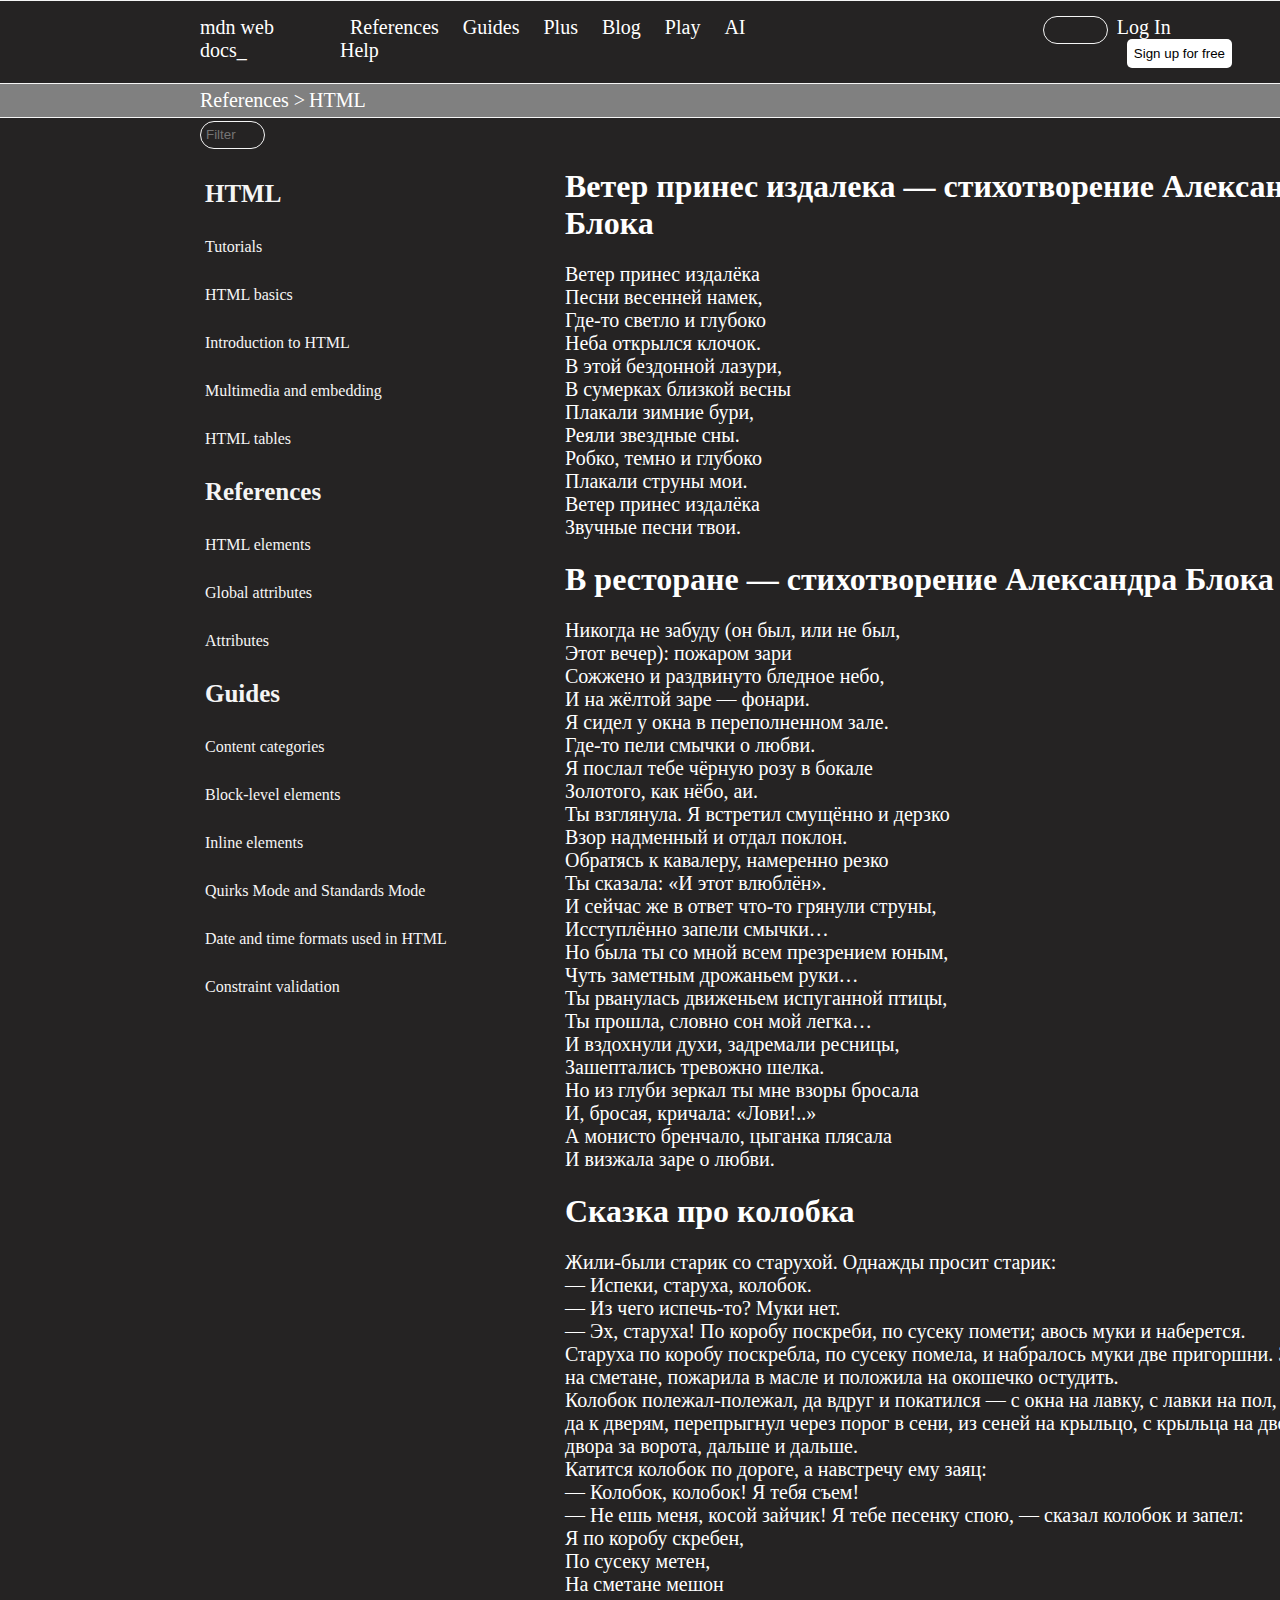
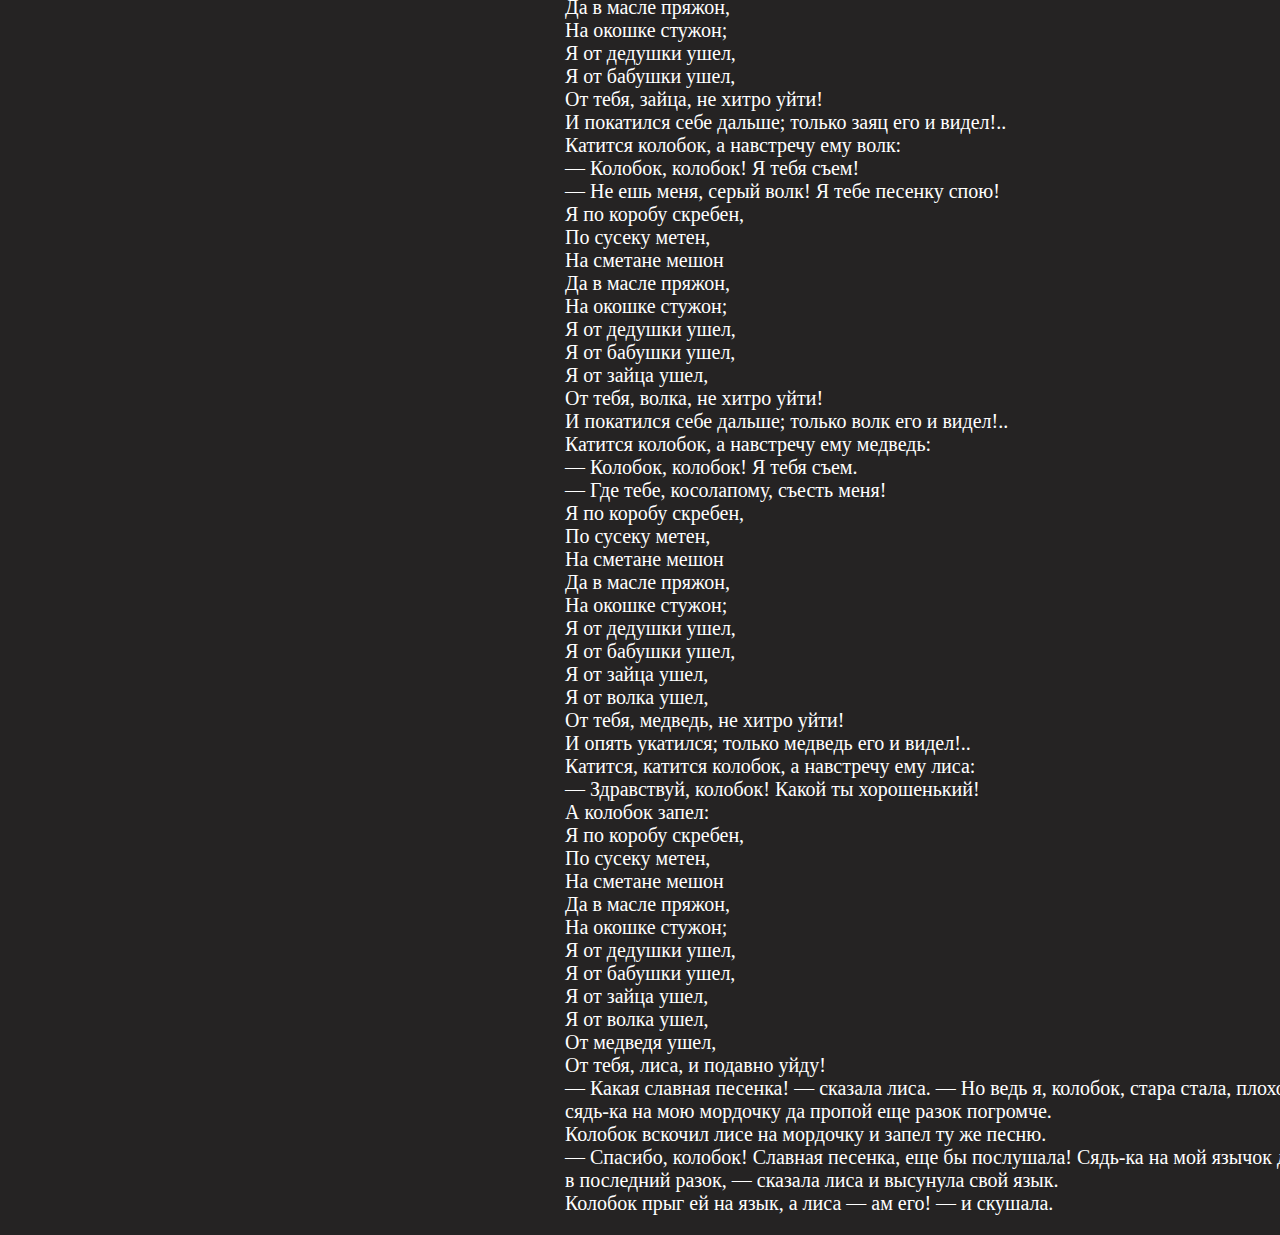
<file: index.html>
<!DOCTYPE html>
<html lang="en">
<head>
    <meta charset="UTF-8">
    <meta name="viewport" content="width=device-width, initial-scale=1.0">
    <link rel="stylesheet" href="style.css">
    <title>dz2-remastered</title>
</head>
<body>
<div class="page">
    <div class="page-navigation"> <!-- Это не совсем навигация, больше похоже на header-->
        <div class="page-navigation__body">
            <div class="page-navigation__logo"> <!-- Тут с точки зрения БЭМа всё правильно в принципе-->
                <a href="" class="link">mdn web docs_</a>
            </div>
            <div class="page-navigation__main">
                <a href="#" class="page-navigation__link link">References</a>
                <a href="#" class="page-navigation__link link">Guides</a>
                <a href="#" class="page-navigation__link link">Plus</a>
                <a href="#" class="page-navigation__link link">Blog</a>
                <a href="#" class="page-navigation__link link">Play</a>
                <a href="#" class="page-navigation__link link">AI Help</a>
            </div>
            <div class="page-navigation__search"> <!-- Тут в принципе можно обойтись без этого div'a и использовать только input-->
                <input type="search" class="search">
            </div>
            <div class="page-navigation__authorization">
                <a href="" class="link">Log In</a>
                <button class="page-navigation__authorization_button">Sign up for free</button>
            </div>
        </div>
    </div>
    <div class="page-breadcrumb"> <!-- Вот тут хорошо бэм использован. Вот только page-breadcrumb__body тут лишнее вроде как, можно огранчится только ul -->
        <div class="page-breadcrumb__body">
            <ul class="page-breadcrumb__list">
                <li class="link">References ></li>
                <li class="link">HTML</li>
            </ul>
        </div>
    </div>
    <div class="page-main-wrapper">  <!-- Можно не дублировать название родительского блока в дочернем. Достаточно просто main-wrapper, аналогично и в других местах-->
        <div class="page-main-wrapper__container">
            <div class="page-main-wrapper-sidebar">
                <div class="page-main-wrapper-sidebar__innernav">
                    <div class="page-main-wrapper-sidebar__filter">
                    <input type="search" placeholder="Filter" class="search">
                </div>
                <div class="page-main-wrapper-sidebar__main">
                    <ul>
                        <!-- У тебя сделан 1 большой список ссылок, но на деле же там 4 раздельных блока (это можно понять по тому, что они визуально разделены) -->
                        <li class="page-main-wrapper-sidebar__main_strong">HTML</li>
                        <li>Tutorials</li>
                        <li>HTML basics</li>
                        <li>Introduction to HTML</li>
                        <li>Multimedia and embedding</li>
                        <li>HTML tables</li>
                        <li class="page-main-wrapper-sidebar__main_strong">References</li>
                        <li>HTML elements</li>
                        <li>Global attributes</li>
                        <li>Attributes</li>
                        <li class="page-main-wrapper-sidebar__main_strong">Guides</li>
                        <li>Content categories</li>
                        <li>Block-level elements</li>
                        <li>Inline elements</li>
                        <li>Quirks Mode and Standards Mode</li>
                        <li>Date and time formats used in HTML</li>
                        <li>Constraint validation</li>
                        <li>Microdata</li>
                        <li>Microformats</li>
                        <li>Viewport meta tag</li>
                    </ul>
                </div>
                </div>
            </div>
            <div class="page-main-wrapper-content">
                <div class="page-main-wrapper-content__text">
                <H1>Ветер принес издалека — стихотворение Александра Блока</H1>
                <p>Ветер принес издалёка<br>
                    Песни весенней намек,<br>
                    Где-то светло и глубоко<br>
                    Неба открылся клочок.<br>
                    В этой бездонной лазури,<br>
                    В сумерках близкой весны<br>
                    Плакали зимние бури,<br>
                    Реяли звездные сны.<br>
                    Робко, темно и глубоко<br>
                    Плакали струны мои.<br>
                    Ветер принес издалёка<br>
                    Звучные песни твои.</p>
                <H1>В ресторане — стихотворение Александра Блока</H1>
                <p>Никогда не забуду (он был, или не был,<br>
                    Этот вечер): пожаром зари<br>
                    Сожжено и раздвинуто бледное небо,<br>
                    И на жёлтой заре — фонари.<br>
                     
                    Я сидел у окна в переполненном зале.<br>
                    Где-то пели смычки о любви.<br>
                    Я послал тебе чёрную розу в бокале<br>
                    Золотого, как нёбо, аи.<br>
                     
                    Ты взглянула. Я встретил смущённо и дерзко<br>
                    Взор надменный и отдал поклон.<br>
                    Обратясь к кавалеру, намеренно резко<br>
                    Ты сказала: «И этот влюблён».<br>
                     
                    И сейчас же в ответ что-то грянули струны,<br>
                    Исступлённо запели смычки…<br>
                    Но была ты со мной всем презрением юным,<br>
                    Чуть заметным дрожаньем руки…<br>
                     
                    Ты рванулась движеньем испуганной птицы,<br>
                    Ты прошла, словно сон мой легка…<br>
                    И вздохнули духи, задремали ресницы,<br>
                    Зашептались тревожно шелка.<br>
                     
                    Но из глуби зеркал ты мне взоры бросала<br>
                    И, бросая, кричала: «Лови!..»<br>
                    А монисто бренчало, цыганка плясала<br>
                    И визжала заре о любви.</p>
                <H1>Сказка про колобка</H1>
                <p>Жили-были старик со старухой. Однажды просит старик:<br>

                    — Испеки, старуха, колобок.<br>
                    
                    — Из чего испечь-то? Муки нет.<br>
                    
                    — Эх, старуха! По коробу поскреби, по сусеку помети; авось муки и наберется.<br>
                    
                    Старуха по коробу поскребла, по сусеку помела, и набралось муки две пригоршни. Замесила на сметане, пожарила в масле и положила на окошечко остудить.<br>
                    
                    Колобок полежал-полежал, да вдруг и покатился — с окна на лавку, с лавки на пол, по полу да к дверям, перепрыгнул через порог в сени, из сеней на крыльцо, с крыльца на двор, со двора за ворота, дальше и дальше.<br>
                    
                    Катится колобок по дороге, а навстречу ему заяц:<br>
                    
                    — Колобок, колобок! Я тебя съем!<br>
                    
                    — Не ешь меня, косой зайчик! Я тебе песенку спою, — сказал колобок и запел:<br>
                    
                    Я по коробу скребен,<br>
                    По сусеку метен,<br>
                    На сметане мешон<br>
                    Да в масле пряжон,<br>
                    На окошке стужон;<br>
                    Я от дедушки ушел,<br>
                    Я от бабушки ушел,<br>
                    От тебя, зайца, не хитро уйти!<br>
                    
                    И покатился себе дальше; только заяц его и видел!..<br>
                    
                    Катится колобок, а навстречу ему волк:<br>
                    
                    — Колобок, колобок! Я тебя съем!<br>
                    
                    — Не ешь меня, серый волк! Я тебе песенку спою!<br>
                    
                    Я по коробу скребен,<br>
                    По сусеку метен,<br>
                    На сметане мешон<br>
                    Да в масле пряжон,<br>
                    На окошке стужон;<br>
                    Я от дедушки ушел,<br>
                    Я от бабушки ушел,<br>
                    Я от зайца ушел,<br>
                    От тебя, волка, не хитро уйти!<br>
                    
                    И покатился себе дальше; только волк его и видел!..<br>
                    
                    Катится колобок, а навстречу ему медведь:<br>
                    
                    — Колобок, колобок! Я тебя съем.<br>
                    
                    — Где тебе, косолапому, съесть меня!<br>
                    
                    Я по коробу скребен,<br>
                    По сусеку метен,<br>
                    На сметане мешон<br>
                    Да в масле пряжон,<br>
                    На окошке стужон;<br>
                    Я от дедушки ушел,<br>
                    Я от бабушки ушел,<br>
                    Я от зайца ушел,<br>
                    Я от волка ушел,<br>
                    От тебя, медведь, не хитро уйти!<br>
                    
                    И опять укатился; только медведь его и видел!..<br>
                    
                    Катится, катится колобок, а навстречу ему лиса:<br>
                    
                    — Здравствуй, колобок! Какой ты хорошенький!<br>
                    
                    А колобок запел:<br>
                    
                    Я по коробу скребен,<br>
                    По сусеку метен,<br>
                    На сметане мешон<br>
                    Да в масле пряжон,<br>
                    На окошке стужон;<br>
                    Я от дедушки ушел,<br>
                    Я от бабушки ушел,<br>
                    Я от зайца ушел,<br>
                    Я от волка ушел,<br>
                    От медведя ушел,<br>
                    От тебя, лиса, и подавно уйду!<br>
                    
                    — Какая славная песенка! — сказала лиса. — Но ведь я, колобок, стара стала, плохо слышу; сядь-ка на мою мордочку да пропой еще разок погромче.<br>
                    
                    Колобок вскочил лисе на мордочку и запел ту же песню.<br>
                    
                    — Спасибо, колобок! Славная песенка, еще бы послушала! Сядь-ка на мой язычок да пропой в последний разок, — сказала лиса и высунула свой язык.<br>
                    
                    Колобок прыг ей на язык, а лиса — ам его! — и скушала.</p>
                </div>
            </div>
            <div class="page-main-wrapper-document-toc-container">
                <div class="page-main-wrapper-document-toc-container__link">
                    <h1 class="page-main-wrapper-document-toc-container__link_header">In this article</h1>
                    <ul>
                        <li>Key resources</li>
                        <li>Beginner's tutorials</li>
                        <li>Advanced topics</li>
                        <li>Reference</li>
                        <li>Related topics</li>
                    </ul>
                </div>
            </div>
        </div>
    </div>
    <!-- Забыл футер-->
</div>


</body>
</html>
</file>
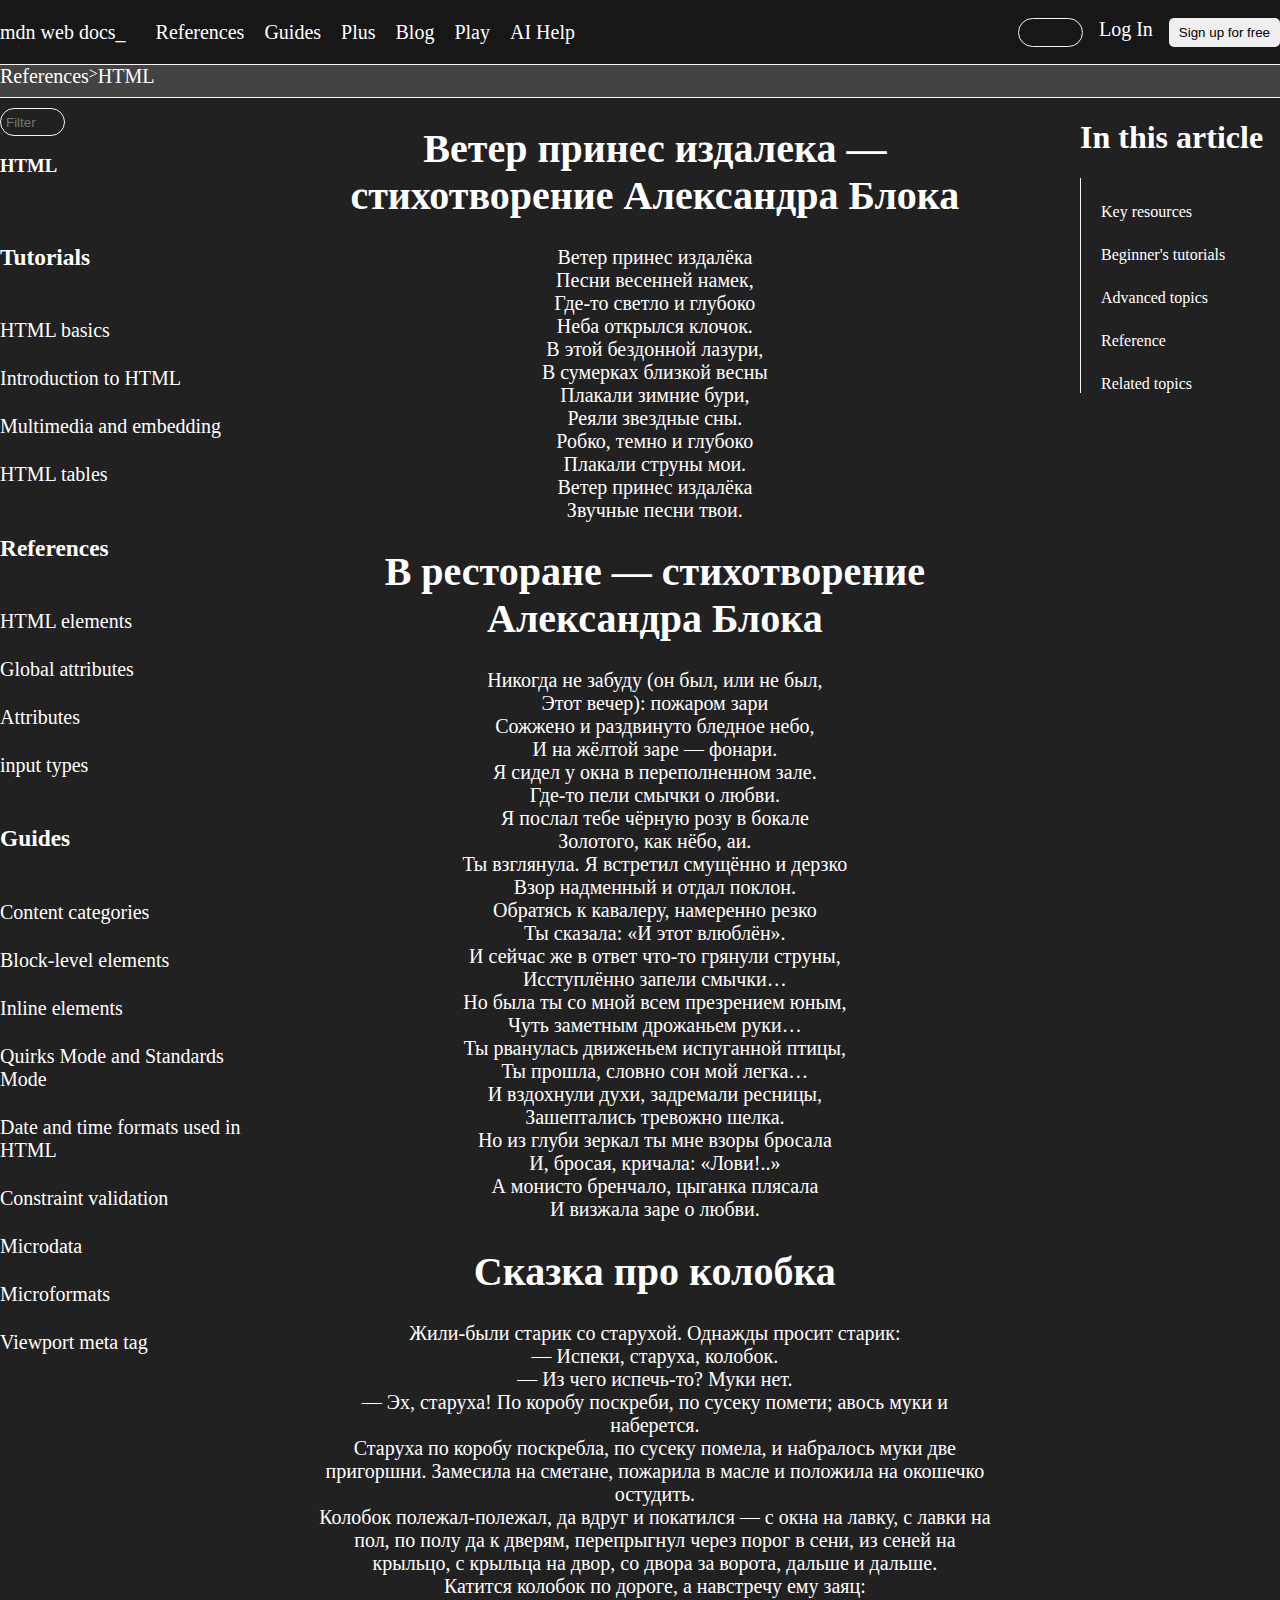
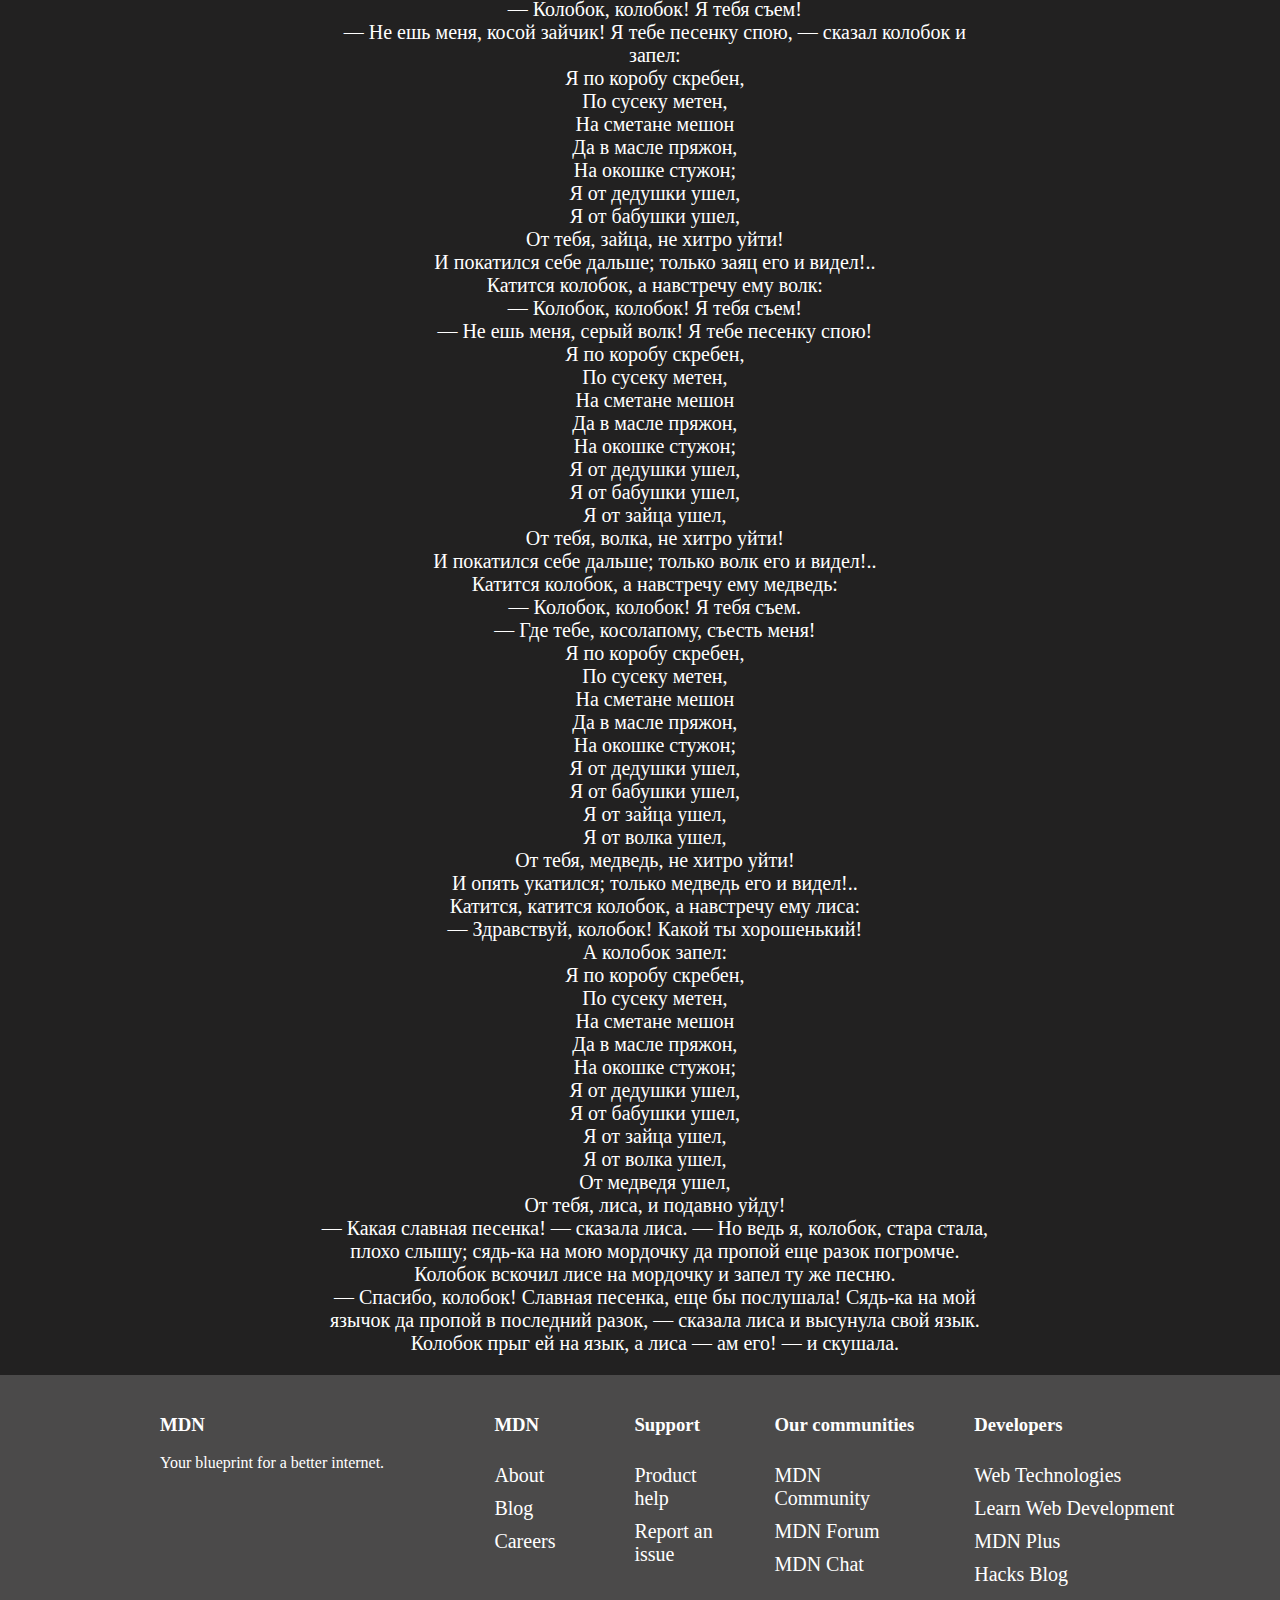
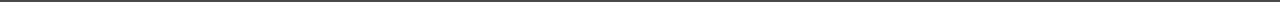
<file: DZ-dz2remastered/index.html>
<!DOCTYPE html>
<html lang="en">
<head>
    <meta charset="UTF-8">
    <meta name="viewport" content="width=device-width, initial-scale=1.0">
    <link rel="stylesheet" href="style.css">
    <title>dz2-remastered</title>
</head>
<body class="wrapper">
<header class="header wrapper__header">
    <div class="container header__container">
        <div class="row">

            <div class="logo header__logo">
                <a href="" class="link">mdn&nbspweb&nbspdocs_</a>
            </div>
            <div class="header-links header-links__wrapper">
                <a href="#" class="header-links__link link">References</a>
                <a href="#" class="header-links__link link">Guides</a>
                <a href="#" class="header-links__link link">Plus</a>
                <a href="#" class="header-links__link link">Blog</a>
                <a href="#" class="header-links__link link">Play</a>
                <a href="#" class="header-links__link link">AI&nbspHelp</a>
            </div>
        </div>
        <div class="header-menu">
            <input type="search" class="header-menu__search">
            <a href="" class="link">Log In</a>
            <button class="header-menu_button">Sign up for free</button>
        </div>
    </div>
</header>

<div class="wrapper__breadcrumbs breadcrumbs">
    <div class="container breadcrumbs__container">
        <div class="row">
            <a href="#" class="link">References</a>
            <div> ></div>
            <a href="#" class="link">HTML</a>
        </div>
    </div>
</div>
<main class="main">
    <div class="container main__container">
        <aside class="sidebar sidebar__wrapper">   <!-- Блок не может быть одновременно и блоком и элементом одной и той же сущности. То есть в данном случае, этот код должен быть либо блоком sidebar, либо элементом wrapper  у блока sidebar. Причем если речь про разные сущности то участок кода может быть и блоком и элементом (пример на 10 и 34 строках)  -->
            <input type="search" placeholder="Filter" class="search sidebar__filter">
            <h3>HTML</h3>
                <!--
                 А как так получилось, что ты задал класс "link" блоку который является списком. Нельзя использовать классы которые предназначены для другого блока только потому что там есть нужный тебе стиль. В данном случае если тебе нужно задать цвет, то задай его всему блоку (я задал белый  цвет всему сайту, чтобы было проще)
                 В данном случае, если захочешь чтобы внутри у всех элементов был цвет красный, например, то можно задать его только родительскому контейнеру (.sidebar), из-за наследования он применится всем потомкам
                 -->
            <ul class="link sidebar__link">
                <li><h3>Tutorials</h3></li>
                <li class="sidebar__link">HTML basics</li>
                <li class="sidebar__link">Introduction to HTML</li>
                <li class="sidebar__link">Multimedia and embedding</li>
                <li class="sidebar__link">HTML tables</li>
            </ul>
            <ul class="link sidebar__link">
                <li><h3>References</h3></li>
                <li class="sidebar__link">HTML elements</li>
                <li class="sidebar__link">Global attributes</li>
                <li class="sidebar__link">Attributes</li>
                <li class="sidebar__link">input types</li>
            </ul>
            <ul class="link sidebar__link">
                <li><h3>Guides</h3></li>
                <li class="sidebar__link">Content categories</li>
                <li class="sidebar__link">Block-level elements</li>
                <li class="sidebar__link">Inline elements</li>
                <li class="sidebar__link">Quirks Mode and Standards Mode</li>
                <li class="sidebar__link">Date and time formats used in HTML</li>
                <li class="sidebar__link">Constraint validation</li>
                <li class="sidebar__link">Microdata</li>
                <li class="sidebar__link">Microformats</li>
                <li class="sidebar__link">Viewport meta tag</li>
            </ul>
        </aside>

        <main class="main-content main-content__text">
            <H1>Ветер принес издалека — стихотворение Александра Блока</H1>
            <p>Ветер принес издалёка<br>
                Песни весенней намек,<br>
                Где-то светло и глубоко<br>
                Неба открылся клочок.<br>
                В этой бездонной лазури,<br>
                В сумерках близкой весны<br>
                Плакали зимние бури,<br>
                Реяли звездные сны.<br>
                Робко, темно и глубоко<br>
                Плакали струны мои.<br>
                Ветер принес издалёка<br>
                Звучные песни твои.</p>
            <H1>В ресторане — стихотворение Александра Блока</H1>
            <p>Никогда не забуду (он был, или не был,<br>
                Этот вечер): пожаром зари<br>
                Сожжено и раздвинуто бледное небо,<br>
                И на жёлтой заре — фонари.<br>

                Я сидел у окна в переполненном зале.<br>
                Где-то пели смычки о любви.<br>
                Я послал тебе чёрную розу в бокале<br>
                Золотого, как нёбо, аи.<br>

                Ты взглянула. Я встретил смущённо и дерзко<br>
                Взор надменный и отдал поклон.<br>
                Обратясь к кавалеру, намеренно резко<br>
                Ты сказала: «И этот влюблён».<br>

                И сейчас же в ответ что-то грянули струны,<br>
                Исступлённо запели смычки…<br>
                Но была ты со мной всем презрением юным,<br>
                Чуть заметным дрожаньем руки…<br>

                Ты рванулась движеньем испуганной птицы,<br>
                Ты прошла, словно сон мой легка…<br>
                И вздохнули духи, задремали ресницы,<br>
                Зашептались тревожно шелка.<br>

                Но из глуби зеркал ты мне взоры бросала<br>
                И, бросая, кричала: «Лови!..»<br>
                А монисто бренчало, цыганка плясала<br>
                И визжала заре о любви.</p>
            <H1>Сказка про колобка</H1>
            <p>Жили-были старик со старухой. Однажды просит старик:<br>

                — Испеки, старуха, колобок.<br>

                — Из чего испечь-то? Муки нет.<br>

                — Эх, старуха! По коробу поскреби, по сусеку помети; авось муки и наберется.<br>

                Старуха по коробу поскребла, по сусеку помела, и набралось муки две пригоршни. Замесила на сметане,
                пожарила
                в масле и положила на окошечко остудить.<br>

                Колобок полежал-полежал, да вдруг и покатился — с окна на лавку, с лавки на пол, по полу да к дверям,
                перепрыгнул через порог в сени, из сеней на крыльцо, с крыльца на двор, со двора за ворота, дальше и
                дальше.<br>

                Катится колобок по дороге, а навстречу ему заяц:<br>

                — Колобок, колобок! Я тебя съем!<br>

                — Не ешь меня, косой зайчик! Я тебе песенку спою, — сказал колобок и запел:<br>

                Я по коробу скребен,<br>
                По сусеку метен,<br>
                На сметане мешон<br>
                Да в масле пряжон,<br>
                На окошке стужон;<br>
                Я от дедушки ушел,<br>
                Я от бабушки ушел,<br>
                От тебя, зайца, не хитро уйти!<br>

                И покатился себе дальше; только заяц его и видел!..<br>

                Катится колобок, а навстречу ему волк:<br>

                — Колобок, колобок! Я тебя съем!<br>

                — Не ешь меня, серый волк! Я тебе песенку спою!<br>

                Я по коробу скребен,<br>
                По сусеку метен,<br>
                На сметане мешон<br>
                Да в масле пряжон,<br>
                На окошке стужон;<br>
                Я от дедушки ушел,<br>
                Я от бабушки ушел,<br>
                Я от зайца ушел,<br>
                От тебя, волка, не хитро уйти!<br>

                И покатился себе дальше; только волк его и видел!..<br>

                Катится колобок, а навстречу ему медведь:<br>

                — Колобок, колобок! Я тебя съем.<br>

                — Где тебе, косолапому, съесть меня!<br>

                Я по коробу скребен,<br>
                По сусеку метен,<br>
                На сметане мешон<br>
                Да в масле пряжон,<br>
                На окошке стужон;<br>
                Я от дедушки ушел,<br>
                Я от бабушки ушел,<br>
                Я от зайца ушел,<br>
                Я от волка ушел,<br>
                От тебя, медведь, не хитро уйти!<br>

                И опять укатился; только медведь его и видел!..<br>

                Катится, катится колобок, а навстречу ему лиса:<br>

                — Здравствуй, колобок! Какой ты хорошенький!<br>

                А колобок запел:<br>

                Я по коробу скребен,<br>
                По сусеку метен,<br>
                На сметане мешон<br>
                Да в масле пряжон,<br>
                На окошке стужон;<br>
                Я от дедушки ушел,<br>
                Я от бабушки ушел,<br>
                Я от зайца ушел,<br>
                Я от волка ушел,<br>
                От медведя ушел,<br>
                От тебя, лиса, и подавно уйду!<br>

                — Какая славная песенка! — сказала лиса. — Но ведь я, колобок, стара стала, плохо слышу; сядь-ка на мою
                мордочку да пропой еще разок погромче.<br>

                Колобок вскочил лисе на мордочку и запел ту же песню.<br>

                — Спасибо, колобок! Славная песенка, еще бы послушала! Сядь-ка на мой язычок да пропой в последний
                разок, —
                сказала лиса и высунула свой язык.<br>

                Колобок прыг ей на язык, а лиса — ам его! — и скушала.</p>
        </main>

        <aside class="main-document-toc main-document-toc__link">
            <ul>
                <h1 class="main-document-toc__title">In this article</h1>
                <li class="main-document-toc__subtitle">Key resources</li>
                <li class="main-document-toc__subtitle">Beginner's tutorials</li>
                <li class="main-document-toc__subtitle">Advanced topics</li>
                <li class="main-document-toc__subtitle">Reference</li>
                <li class="main-document-toc__subtitle">Related topics</li>
            </ul>
        </aside>
    </div>
</main>
<footer class="footer footer__wrapper footer__grid">
    <div class=" footer__empty-container"></div>
    <div class="footer__logo">
        <h3>MDN</h3>
        <p>Your blueprint for a better internet.</p>
    </div>
    <div class="footer-nav-col footer-nav-col__1"> <!-- А в чем смысл footer-nav-col__1 footer-nav-col__2 и тп, если они не выполняют никакой функции? -->
        <ul class="">
            <h3>MDN</h3>
            <li class="link footer-nav__link">About</li>
            <li class="link footer-nav__link">Blog</li>
            <li class="link footer-nav__link">Careers</li>
        </ul>
    </div>
    <div class="footer-nav-col footer-nav-col__2">
        <ul class="">
            <h3>Support</h3>
            <li class="link footer-nav__link">Product help</li>
            <li class="link footer-nav__link">Report an issue</li>
        </ul>
    </div>
    <div class=" footer-nav_col footer-nav-col__3">
        <ul class="">
            <h3>Our&nbspcommunities</h3>
            <li class="link footer-nav__link">MDN Community</li>
            <li class="link footer-nav__link">MDN Forum</li>
            <li class="link footer-nav__link">MDN Chat</li>
        </ul>
    </div>
    <div class="footer-nav-col footer-nav-col__4">
        <ul class="">
            <h3>Developers</h3> <!-- Внутри UL может лежать только LI (а уже в нем всё остальное)-->
            <li class="link footer-nav__link">Web Technologies</li>
            <li class="link footer-nav__link">Learn Web Development</li>
            <li class="link footer-nav__link">MDN Plus</li>
            <li class="link footer-nav__link">Hacks Blog</li>
        </ul>
    </div>
</footer>
</body>
</html>
</file>
<file: style.css>
body{
    margin: 0;
    padding: 0;
}

.page{
    background-color: rgb(37, 35, 35);
}

.link{
    text-decoration: none;
    color: white;
    font-size: 20px;
}
.search{
    border-radius: 15px;
    /*
    1. Блок не должен влиять на свое окружение, т. е. блоку не следует задавать внешнюю геометрию (в виде отступов, границ, влияющих на размеры) и позиционирование.

    Суть блока в том, что если его скопипастить в любое другое место, он встанет и не сломает вёрстку.

    В данном  же случае, если его вставить куда-нибудь он будет всегда фиксированного размера, а это в свою очередь не везде нужно (в одном месте он встанет хорошо, а в другом нет) а следовательно , вёрстка сломается.

    Вместо этого, надо создать БЭМ элемент в том месте где у тебя этот класс находится и уже ему задавать эти margin’ы, размеры и тп.
    */
    width: 65px;
    border: none;
    height: 28px;
    border: 1px solid whitesmoke;
    background: transparent;
    padding-left: 5px;
    color: white;
}


.page-navigation__body{
    display: flex;
    flex-direction: row;
    /* Это как раз таки вид блочной верстки который устарел. Использовать огромные значения отступов для вёрстки лейаута - плохая идея (как минимум потому что будет максимально трудно реализовать адаптивность при таком подходе).
     Сейчас всё подобное достигается при помощи Гридов или флексов.
     Задается блок и при помощи флекс/грид правил происходит выравнивание
     */
    padding: 15px 0px 15px 200px;
    background-color: rgb(37, 35, 35);
    border-top:1px solid whitesmoke;
}


.page-navigation__logo{
    font-size: 18px;
}

.page-navigation__main{
    margin-left: 2%; /* Отступы в процентах задавать не лучшая идея, старайся работать с пикселами*/
}

.page-navigation__link{
    padding: 0px 10px 0px 10px;
}

.page-navigation__search{
    margin-left: 25%;
}
.page-navigation__authorization{
    margin-left: 0.8%;
}

.page-navigation__authorization_button{
    border: none;
    border-radius: 5px;
    padding: 7px;
    margin-left: 10px;
    background-color: white;
    
}

.page-linkatthistime{

}
.page-breadcrumb__body{
    background-color: gray;
    padding-left: 200px;
    border-top:1px solid whitesmoke;
    border-bottom: 1px solid whitesmoke;

}

.page-breadcrumb__list{
    margin: 0;
    padding: 5px 0px 5px 0px;
}

.page-breadcrumb__list li{
    display: inline
    
}

.page-main-wrapper__container{
    display: flex;
    flex-direction: row;
    /* Сюда хорошо бы вписался     justify-content: center;*/
}

.page-main-wrapper-sidebar__innernav{
    padding-top: 0.5%;

}

.page-main-wrapper-sidebar__filter{
 margin-left: 200px;
}

.page-main-wrapper-sidebar__main{
    overflow-y: scroll;
    width: 350px;
    height: 845px;
    margin-left: 165px;

}

.page-main-wrapper-sidebar__main li{
    color: whitesmoke;
    list-style: none;
    padding-top: 15px;
    padding-bottom: 15px;
}

.page-main-wrapper-sidebar__main_strong{
    font-size: 25px;
    font-weight: bold;
}

.page-main-wrapper-content__text{
    margin-left: 50px;
    color: white;
    width: 800px;
    margin-top: 50px;
}

.page-main-wrapper-content__text p{ /* В бэме нельзя использовать ничего кроме стилей. Если нужно что-то кастомизировать - следует создать стиль*/
    font-size: 20px;
}

.page-main-wrapper-document-toc-container__link{
    color: white;
    border-left: 1px solid whitesmoke;
    margin-left: 20px;
    margin-top: 50px;
}

.page-main-wrapper-document-toc-container__link li{
    list-style: none;
    padding-top: 15px;
    font-size: 20px;
}

.page-main-wrapper-document-toc-container__link_header{
    padding-left: 35px;
}
</file>
<file: DZ-dz2remastered/style.css>
body {
    margin: 0;
    padding: 0;
    background-color: rgb(34, 33, 33);
    color: white;
}

.link {
    text-decoration: none;
    font-size: 20px;
    list-style: none;
    color: white;
}

.wrapper__header {
    height: 64px;
}

.wrapper__breadcrumbs {
    height: 32px;
}

.header {
    background-color: rgb(24, 23, 23);
    border-bottom: 1px solid whitesmoke;
    display: flex;
}

.header__container {
    display: flex;
    justify-content: space-between;
    align-items: center;
    margin: 0 auto;
}

.header__logo {
    padding-right: 20px;
    display: grid;
    justify-items: end;
}

.header-links__wrapper {
    display: flex;
}

.header-links__link {
    padding-left: 10px;
    padding-right: 10px;
}

.header-menu {
    display: flex;
    gap: 1rem;
}

.header-menu_button {
    padding: 7px 10px;
    border-radius: 5px;
    cursor: pointer;
    border: none;
}

.header-menu__search {
    border-radius: 15px;
    width: 65px;
    border: 1px solid whitesmoke;
    background: transparent;
    padding-left: 5px;
}


.breadcrumbs {
    border-bottom: 1px solid whitesmoke;
    background-color: rgb(68, 67, 67);

}

.breadcrumbs__container {
    margin: 0 auto;
    display: flex;
    justify-content: space-between;
}

.main__container {
    margin: 0 auto;
    display: grid;
    grid-template-columns: minmax(0,1fr) minmax(0,2.5fr) minmax(0,15rem);
    gap: 3rem;
}


.sidebar__wrapper {
    list-style: none;
}

.sidebar__filter {
    margin-top: 10px;
    border-radius: 15px;
    width: 65px;
    height: 28px;
    border: 1px solid whitesmoke;
    background: transparent;
    padding-left: 5px;
}

.sidebar__link {
    padding: 0;
    margin: 0;
    padding-top: 25px;
}

.main-content__text {
    font-size: 20px;
    text-align: center;
}

.main-document-toc__subtitle {
    list-style: none;
    border-left: 1px solid whitesmoke;
    padding-left: 20px;
    padding-top: 25px;
}


.footer__wrapper {
    background-color: rgb(75, 74, 74);
    padding-top: 20px;
}

.footer__grid {
    display: grid;
    grid-template-columns:0.70fr 1.6fr 0.7fr 0.7fr 0.7fr 1.9fr;
    gap: 20px;
    padding-left: 20px;
    padding-right: 20px;
    justify-items: left;
}

.footer-nav__link {
    padding-top: 10px;
}

.container {
    max-width: 1440px;
    width: 100%;
}

.row {
    display: flex;
}
</file>
